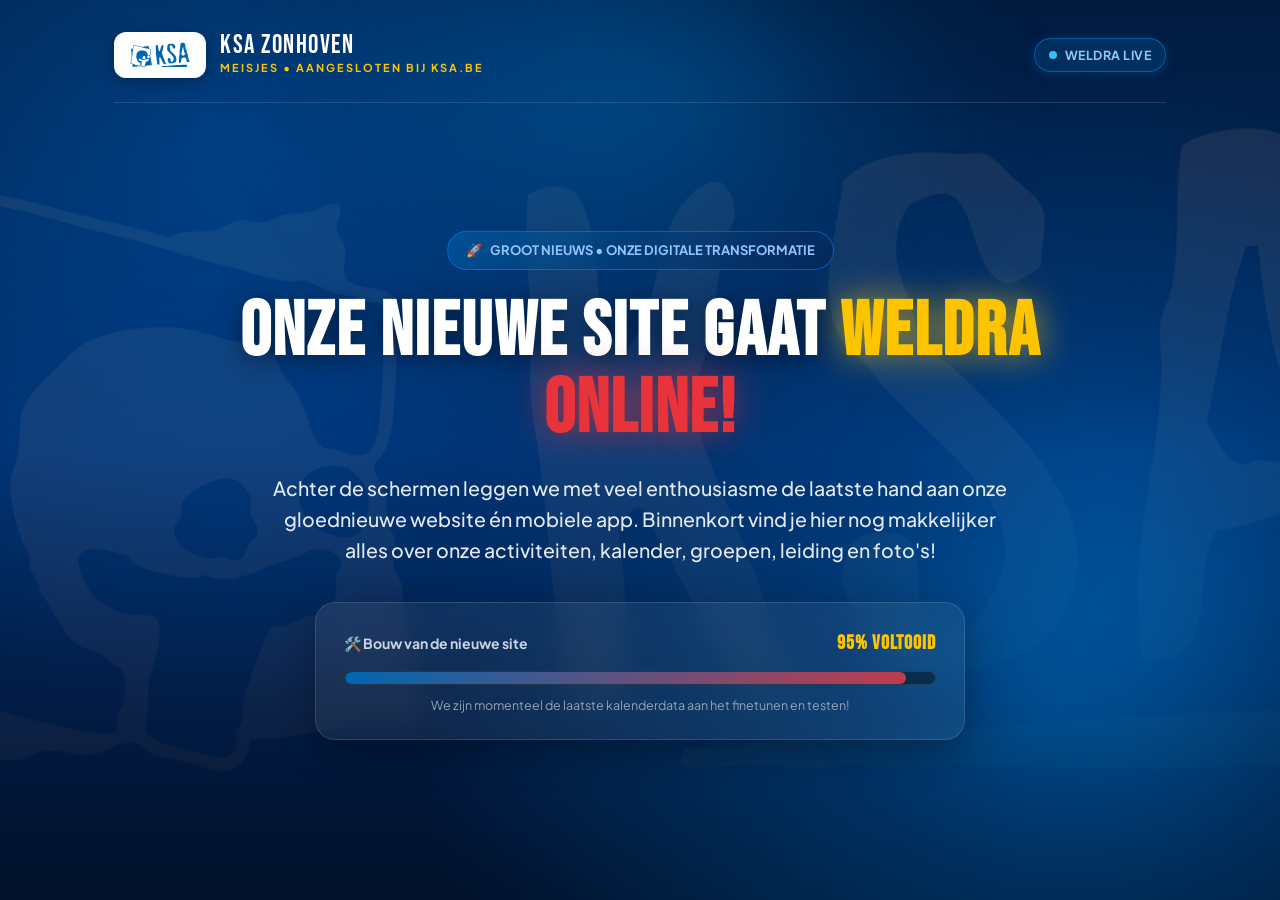
<file: nieuw.html>
<!DOCTYPE html>
<html lang="nl">
<head>
  <meta charset="UTF-8">
  <meta name="viewport" content="width=device-width, initial-scale=1.0">
  <meta http-equiv="X-UA-Compatible" content="IE=edge">

  <title>Nieuwe Website KSA Zonhoven | Weldra Online! 🚀</title>
  <meta name="description" content="De gloednieuwe website van KSA Zonhoven Meisjes gaat weldra online! Maak je klaar voor een frisse KSA-ervaring met kalender, mobiele app, groepen, leiding en foto's.">
  <meta property="og:title" content="KSA Zonhoven | Onze nieuwe website gaat weldra online! 🚀">
  <meta property="og:description" content="Achter de schermen leggen we de laatste hand aan onze gloednieuwe website én mobiele app. Binnenkort live!">
  <meta property="og:image" content="assets/images/real_hero_banner.jpg">
  <meta property="og:type" content="website">

  <!-- Favicon -->
  <link rel="icon" type="image/svg+xml" href="assets/icons/ksa-logo-official.svg?v=blue">

  <!-- Google Fonts: Bebas Neue, Outfit, Plus Jakarta Sans -->
  <link rel="preconnect" href="https://fonts.googleapis.com">
  <link rel="preconnect" href="https://fonts.gstatic.com" crossorigin>
  <link href="https://fonts.googleapis.com/css2?family=Bebas+Neue&family=Outfit:wght@500;600;700;800;900&family=Plus+Jakarta+Sans:wght@400;500;600;700;800&display=swap" rel="stylesheet">

  <style>
    :root {
      --ksa-blue: #0067b1;
      --ksa-blue-hover: #005491;
      --ksa-blue-dark: #072658;
      --ksa-navy: #04142e;
      --ksa-red: #e73339;
      --ksa-orange: #ed7d34;
      --ksa-yellow: #ffc400;
      --ksa-light-blue: #e8f0fe;
      --text-main: #ffffff;
      --text-muted: #cbd5e1;
      --font-heading: 'Bebas Neue', sans-serif;
      --font-sub: 'Outfit', sans-serif;
      --font-body: 'Plus Jakarta Sans', sans-serif;
    }

    * {
      box-sizing: border-box;
      margin: 0;
      padding: 0;
    }

    html, body {
      min-height: 100vh;
      width: 100%;
    }

    body {
      font-family: var(--font-body);
      background-color: var(--ksa-navy);
      color: var(--text-main);
      display: flex;
      flex-direction: column;
      position: relative;
      overflow-x: hidden;
      line-height: 1.6;
      -webkit-font-smoothing: antialiased;
    }

    /* Background image & gradient overlay */
    .bg-layer {
      position: fixed;
      top: 0;
      left: 0;
      width: 100%;
      height: 100%;
      background-image: 
        radial-gradient(circle at 18% 15%, rgba(0, 140, 255, 0.28) 0%, transparent 45%),
        radial-gradient(circle at 82% 78%, rgba(0, 103, 177, 0.45) 0%, transparent 50%),
        linear-gradient(180deg, rgba(4, 20, 46, 0.90) 0%, rgba(7, 38, 88, 0.93) 50%, rgba(3, 15, 36, 0.98) 100%),
        url('assets/images/real_hero_banner.jpg');
      background-size: cover;
      background-position: center center;
      background-repeat: no-repeat;
      z-index: 0;
      filter: saturate(1.15);
    }

    /* Ambient animated glow blobs */
    .glow-blob-1 {
      position: absolute;
      top: -100px;
      left: 50%;
      transform: translateX(-50%);
      width: 700px;
      height: 400px;
      background: radial-gradient(ellipse, rgba(0, 103, 177, 0.55) 0%, transparent 70%);
      filter: blur(55px);
      z-index: 0;
      pointer-events: none;
      animation: pulseGlow 6s ease-in-out infinite alternate;
    }

    .glow-blob-2 {
      position: absolute;
      bottom: 5%;
      right: -80px;
      width: 500px;
      height: 500px;
      background: radial-gradient(ellipse, rgba(0, 150, 255, 0.3) 0%, transparent 70%);
      filter: blur(60px);
      z-index: 0;
      pointer-events: none;
    }

    @keyframes pulseGlow {
      0% { opacity: 0.6; transform: translateX(-50%) scale(0.95); }
      100% { opacity: 1; transform: translateX(-50%) scale(1.1); }
    }

    /* Content container */
    .page-wrapper {
      position: relative;
      z-index: 1;
      width: 100%;
      max-width: 1100px;
      min-height: 100vh;
      margin: 0 auto;
      padding: 32px 24px;
      display: flex;
      flex-direction: column;
      justify-content: space-between;
    }

    /* Top branding bar */
    .top-bar {
      display: flex;
      align-items: center;
      justify-content: space-between;
      padding-bottom: 24px;
      border-bottom: 1px solid rgba(255, 255, 255, 0.12);
      flex-wrap: wrap;
      gap: 16px;
    }

    .brand-logo-wrap {
      display: flex;
      align-items: center;
      gap: 14px;
      text-decoration: none;
      color: inherit;
    }

    .brand-logo-img {
      height: 46px;
      width: auto;
      background: #ffffff;
      padding: 6px 12px;
      border-radius: 12px;
      box-shadow: 0 4px 16px rgba(0, 0, 0, 0.25);
    }

    .brand-title-wrap {
      display: flex;
      flex-direction: column;
    }

    .brand-main-name {
      font-family: var(--font-heading);
      font-size: 26px;
      letter-spacing: 1.5px;
      color: #ffffff;
      line-height: 1;
    }

    .brand-sub-name {
      font-size: 11px;
      font-weight: 700;
      color: var(--ksa-yellow);
      letter-spacing: 2px;
      text-transform: uppercase;
    }

    .status-badge {
      display: inline-flex;
      align-items: center;
      gap: 8px;
      background: rgba(0, 103, 177, 0.25);
      border: 1px solid rgba(0, 140, 255, 0.5);
      color: #93c5fd;
      padding: 6px 14px;
      border-radius: 9999px;
      font-size: 12.5px;
      font-weight: 700;
      letter-spacing: 0.5px;
      text-transform: uppercase;
      box-shadow: 0 2px 12px rgba(0, 103, 177, 0.3);
    }

    .pulse-dot {
      width: 8px;
      height: 8px;
      background-color: #38bdf8;
      border-radius: 50%;
      box-shadow: 0 0 0 0 rgba(56, 189, 248, 0.7);
      animation: pulseDot 2s infinite;
    }

    @keyframes pulseDot {
      0% { transform: scale(0.95); box-shadow: 0 0 0 0 rgba(56, 189, 248, 0.7); }
      70% { transform: scale(1); box-shadow: 0 0 0 8px rgba(56, 189, 248, 0); }
      100% { transform: scale(0.95); box-shadow: 0 0 0 0 rgba(56, 189, 248, 0); }
    }

    /* Main Container (vertically centered) */
    .main-content {
      display: flex;
      flex-direction: column;
      justify-content: center;
      align-items: center;
      flex-grow: 1;
      padding: 36px 0;
    }

    /* Hero announcement section */
    .hero-section {
      text-align: center;
      padding: 12px 12px 0;
      max-width: 900px;
      margin: 0 auto;
    }

    .hero-badge-pill {
      display: inline-flex;
      align-items: center;
      gap: 8px;
      background: linear-gradient(135deg, rgba(0, 103, 177, 0.5), rgba(7, 38, 88, 0.75));
      border: 1px solid rgba(0, 140, 255, 0.5);
      color: #93c5fd;
      padding: 8px 18px;
      border-radius: 999px;
      font-size: 13px;
      font-weight: 700;
      margin-bottom: 24px;
      backdrop-filter: blur(10px);
    }

    .hero-title {
      font-family: var(--font-heading);
      font-size: clamp(40px, 7.5vw, 76px);
      line-height: 1.02;
      letter-spacing: 2px;
      margin-bottom: 24px;
      text-transform: uppercase;
      color: #ffffff;
      text-shadow: 0 4px 24px rgba(0, 0, 0, 0.5);
    }

    .hero-title span.highlight-red {
      color: var(--ksa-red);
      text-shadow: 0 0 35px rgba(231, 51, 57, 0.7);
    }

    .hero-title span.highlight-yellow {
      color: var(--ksa-yellow);
      text-shadow: 0 0 35px rgba(255, 196, 0, 0.7);
    }

    .hero-subtitle {
      font-size: clamp(16px, 2.2vw, 19.5px);
      color: #e2e8f0;
      max-width: 740px;
      margin: 0 auto 36px;
      font-weight: 500;
      line-height: 1.6;
    }

    /* Progress & Launch Bar */
    .progress-box {
      background: rgba(255, 255, 255, 0.06);
      border: 1px solid rgba(255, 255, 255, 0.12);
      border-radius: 20px;
      padding: 24px 28px;
      backdrop-filter: blur(12px);
      max-width: 650px;
      margin: 0 auto;
      box-shadow: 0 12px 36px rgba(0, 0, 0, 0.3);
      width: 100%;
    }

    .progress-header {
      display: flex;
      justify-content: space-between;
      align-items: center;
      margin-bottom: 12px;
      font-size: 14px;
      font-weight: 700;
    }

    .progress-label {
      color: var(--text-muted);
      display: flex;
      align-items: center;
      gap: 6px;
    }

    .progress-percentage {
      color: var(--ksa-yellow);
      font-family: var(--font-heading);
      font-size: 20px;
      letter-spacing: 1px;
    }

    .progress-bar-bg {
      width: 100%;
      height: 14px;
      background: rgba(0, 0, 0, 0.4);
      border-radius: 999px;
      overflow: hidden;
      position: relative;
      border: 1px solid rgba(255, 255, 255, 0.1);
    }

    .progress-bar-fill {
      width: 95%;
      height: 100%;
      background: linear-gradient(90deg, var(--ksa-blue) 0%, var(--ksa-red) 60%, var(--ksa-yellow) 100%);
      border-radius: 999px;
      position: relative;
      animation: shimmer 3s infinite linear;
      background-size: 200% 100%;
    }

    @keyframes shimmer {
      0% { background-position: 100% 0; }
      100% { background-position: -100% 0; }
    }

    .progress-footnote {
      margin-top: 10px;
      font-size: 12.5px;
      color: #94a3b8;
      text-align: center;
    }

    /* Minimal Bottom Spacer */
    .bottom-spacer {
      height: 12px;
    }

    /* Responsive adjustments */
    @media (max-width: 640px) {
      .page-wrapper {
        padding: 20px 16px 24px;
      }
      .top-bar {
        justify-content: center;
        text-align: center;
      }
      .brand-title-wrap {
        text-align: left;
      }
      .progress-box {
        padding: 18px 20px;
      }
    }
  </style>
</head>
<body>

  <!-- Background Wallpaper with KSA Glow -->
  <div class="bg-layer" aria-hidden="true"></div>
  <div class="glow-blob-1" aria-hidden="true"></div>
  <div class="glow-blob-2" aria-hidden="true"></div>

  <div class="page-wrapper">

    <!-- Top Navigation / Brand Bar -->
    <header class="top-bar">
      <a href="nieuw.html" class="brand-logo-wrap" aria-label="KSA Zonhoven Home">
        <img src="assets/icons/ksa-logo-official.svg?v=blue" alt="KSA Logo" class="brand-logo-img">
        <div class="brand-title-wrap">
          <span class="brand-main-name">KSA ZONHOVEN</span>
          <span class="brand-sub-name">MEISJES &bull; AANGESLOTEN BIJ KSA.BE</span>
        </div>
      </a>

      <div class="status-badge">
        <span class="pulse-dot"></span>
        <span>Weldra Live</span>
      </div>
    </header>

    <!-- Main Hero Announcement -->
    <main class="main-content">
      <section class="hero-section">
        <div class="hero-badge-pill">
          <span>🚀</span>
          <span>GROOT NIEUWS &bull; ONZE DIGITALE TRANSFORMATIE</span>
        </div>

        <h1 class="hero-title">
          ONZE NIEUWE SITE GAAT <span class="highlight-yellow">WELDRA</span><br>
          <span class="highlight-red">ONLINE!</span>
        </h1>

        <p class="hero-subtitle">
          Achter de schermen leggen we met veel enthousiasme de laatste hand aan onze gloednieuwe website én mobiele app. Binnenkort vind je hier nog makkelijker alles over onze activiteiten, kalender, groepen, leiding en foto's!
        </p>

        <!-- Progress Indicator Box -->
        <div class="progress-box">
          <div class="progress-header">
            <span class="progress-label">🛠️ Bouw van de nieuwe site</span>
            <span class="progress-percentage">95% VOLTOOID</span>
          </div>
          <div class="progress-bar-bg">
            <div class="progress-bar-fill"></div>
          </div>
          <p class="progress-footnote">We zijn momenteel de laatste kalenderdata aan het finetunen en testen!</p>
        </div>
      </section>
    </main>

    <div class="bottom-spacer" aria-hidden="true"></div>

  </div>

</body>
</html>
</file>
